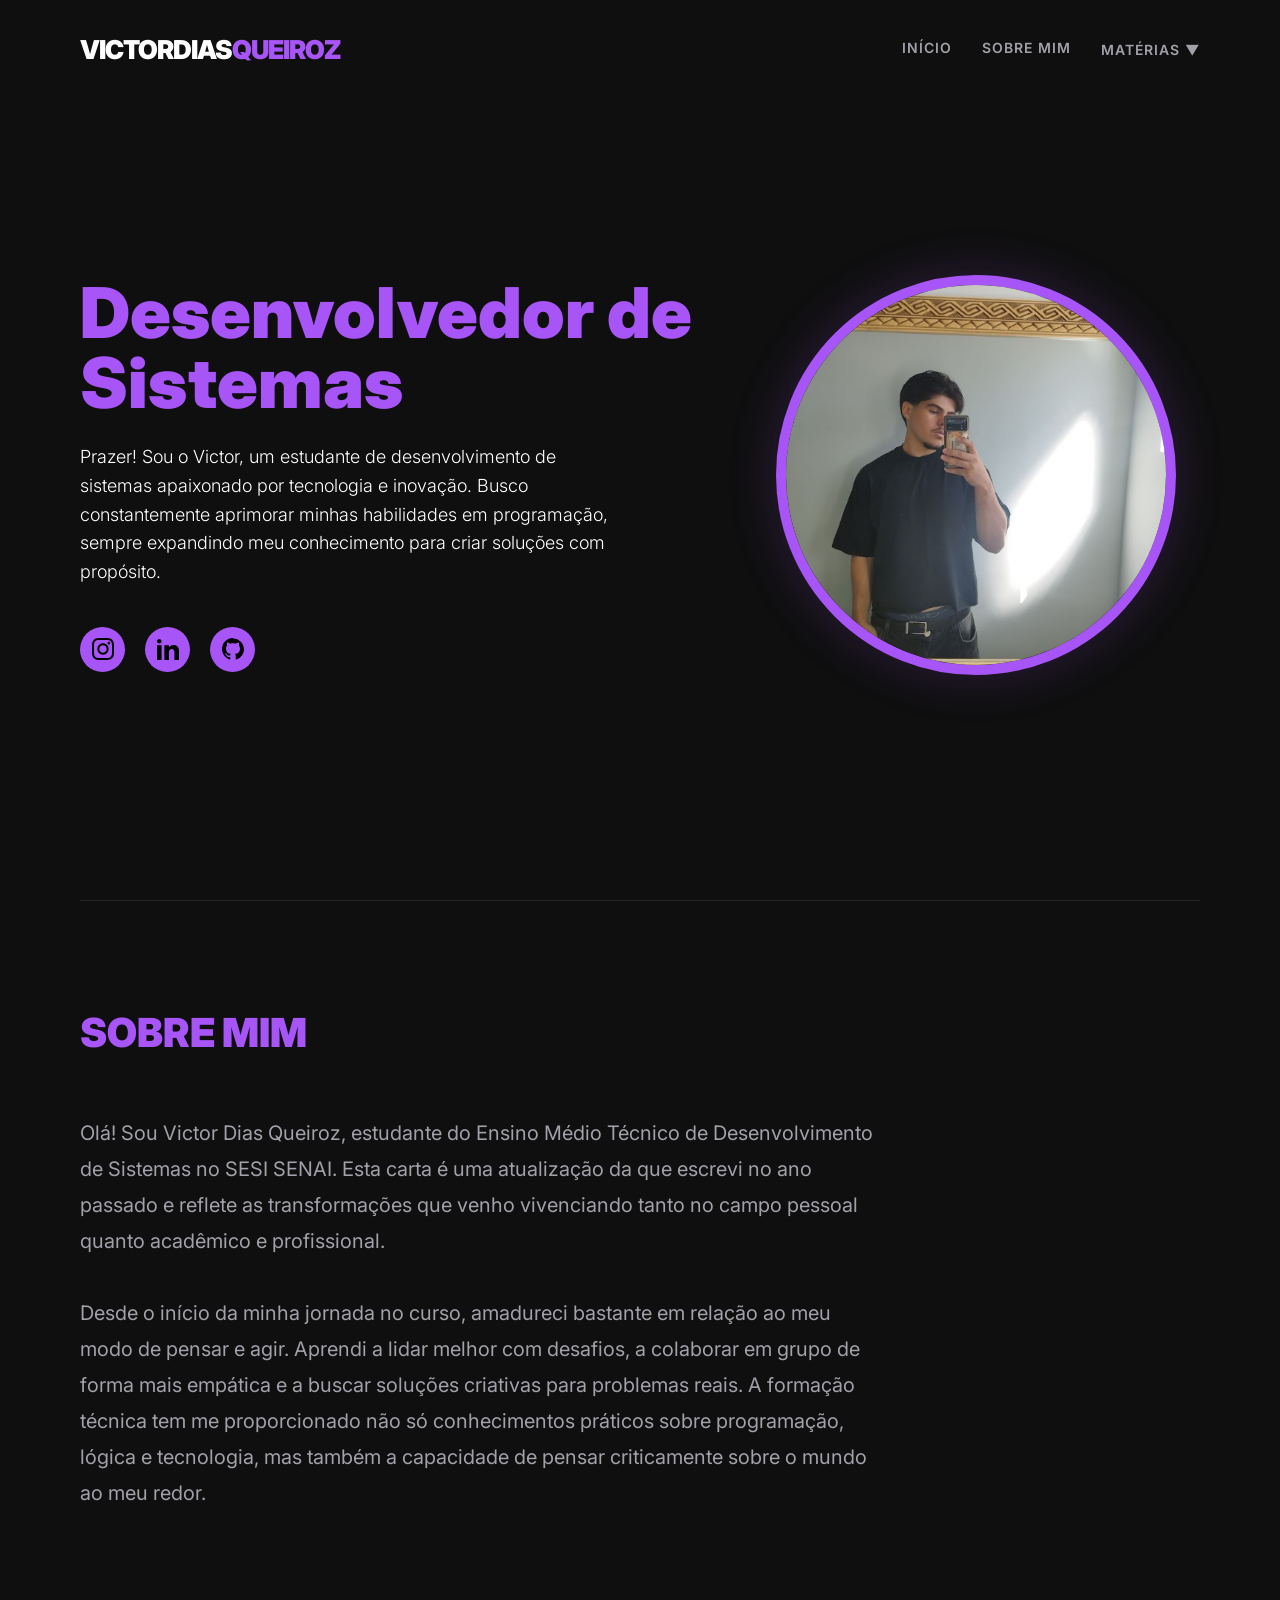
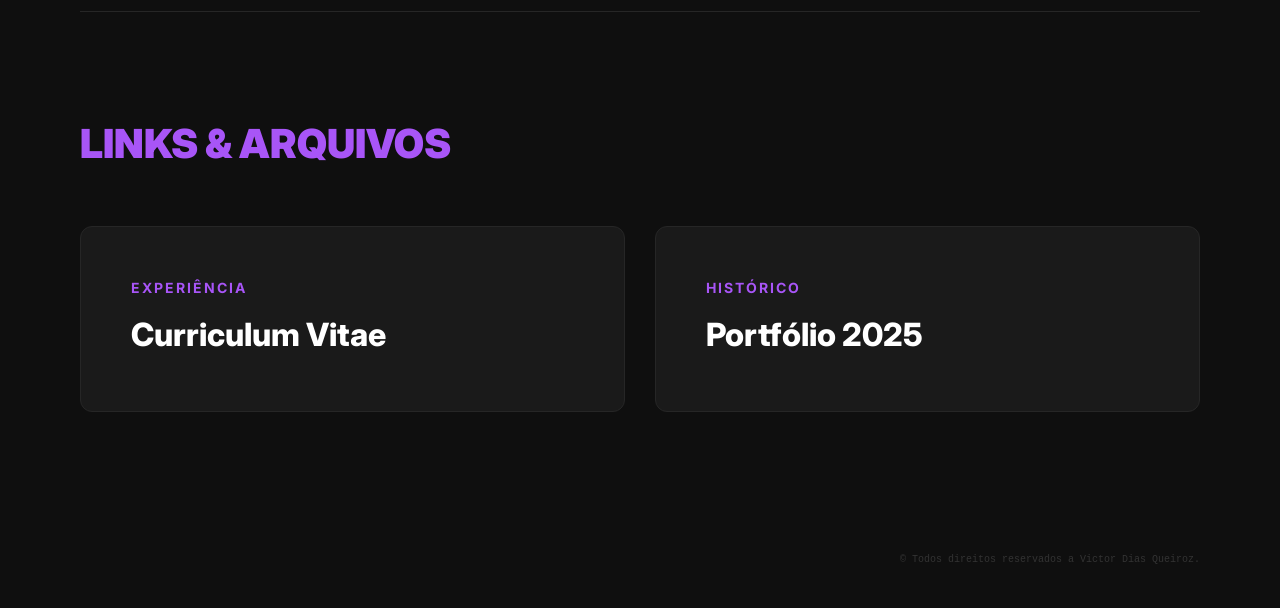
<file: index.html>
<!DOCTYPE html>
<html lang="pt-br">
<head>
    <meta charset="UTF-8">
    <meta name="viewport" content="width=device-width, initial-scale=1.0">
    <title>Victor Queiroz | Portfolio</title>
    <link rel="stylesheet" href="style.css">
</head>
<body>
    <div id="app-container">
        <nav class="navbar">
            <div class="logo">VICTORDIAS<span>QUEIROZ</span></div>
            <div class="nav-links">
                <a href="index.html" class="nav-item">Início</a>
                <a href="#sobre" class="nav-item">Sobre Mim</a>
                <div class="dropdown">
                    <a href="#" class="nav-item">Matérias ▼</a>
                    <div class="dropdown-content">
                        <a href="natureza.html">Natureza</a>
                        <a href="humanas.html">Humanas</a>
                        <a href="matematica.html">Matemática</a>
                        <a href="linguagens.html">Linguagens</a>
                        <a href="modelagem.html">Modelagem de Sistemas</a>
                        <a href="iot.html">IoT</a>
                        <a href="banco.html">Banco de Dados</a>
                    </div>
                </div>
            </div>
        </nav>

        <main class="hero-wrapper">
            <div class="hero-content">
                <h1>Desenvolvedor de<br>Sistemas</h1>
                <p>
                    Prazer! Sou o Victor, um estudante de desenvolvimento de sistemas apaixonado por tecnologia e inovação. Busco constantemente aprimorar minhas habilidades em programação, sempre expandindo meu conhecimento para criar soluções com propósito.
                </p>
                <div class="social-links">
                    <!-- Instagram -->
                    <a href="https://www.instagram.com/v.diasz_?igsh=eDkzOWd1aWUwbzds" target="_blank" class="social-icon">
                        <svg viewBox="0 0 24 24"><path d="M12 2.163c3.204 0 3.584.012 4.85.07 3.252.148 4.771 1.691 4.919 4.919.058 1.265.069 1.645.069 4.849 0 3.205-.012 3.584-.069 4.849-.149 3.225-1.664 4.771-4.919 4.919-1.266.058-1.644.07-4.85.07-3.204 0-3.584-.012-4.849-.07-3.26-.149-4.771-1.699-4.919-4.92-.058-1.265-.07-1.644-.07-4.849 0-3.204.013-3.583.07-4.849.149-3.227 1.664-4.771 4.919-4.919 1.266-.057 1.645-.069 4.849-.069zm0-2.163c-3.259 0-3.667.014-4.947.072-4.358.2-6.78 2.618-6.98 6.98-.059 1.281-.073 1.689-.073 4.948 0 3.259.014 3.668.072 4.948.2 4.358 2.618 6.78 6.98 6.98 1.281.058 1.689.072 4.948.072 3.259 0 3.668-.014 4.948-.072 4.354-.2 6.782-2.618 6.979-6.98.059-1.28.073-1.689.073-4.948 0-3.259-.014-3.667-.072-4.947-.196-4.354-2.617-6.78-6.979-6.98-1.281-.058-1.69-.072-4.949-.072zm0 5.838c-3.403 0-6.162 2.759-6.162 6.162s2.759 6.162 6.162 6.162 6.162-2.759 6.162-6.162-2.759-6.162-6.162-6.162zm0 10.162c-2.209 0-4-1.79-4-4s1.791-4 4-4 4 1.791 4 4-1.791 4-4 4zm6.406-11.845c-.796 0-1.441.645-1.441 1.44s.645 1.44 1.441 1.44c.795 0 1.439-.645 1.439-1.44s-.644-1.44-1.439-1.44z"/></svg>
                    </a>
                    <!-- LinkedIn -->
                    <a href="https://www.linkedin.com/in/victordiasqueiroz" target="_blank" class="social-icon">
                        <svg viewBox="0 0 24 24"><path d="M4.98 3.5c0 1.381-1.11 2.5-2.48 2.5s-2.48-1.119-2.48-2.5c0-1.38 1.11-2.5 2.48-2.5s2.48 1.12 2.48 2.5zm.02 4.5h-5v16h5v-16zm7.982 0h-4.968v16h4.969v-8.399c0-4.67 6.029-5.052 6.029 0v8.399h4.988v-10.131c0-7.88-8.922-7.593-11.018-3.714v-2.155z"/></svg>
                    </a>
                    <!-- GitHub -->
                    <a href="https://github.com/VictorDiasQueiroz12" target="_blank" class="social-icon">
                        <svg viewBox="0 0 24 24"><path d="M12 0c-6.626 0-12 5.373-12 12 0 5.302 3.438 9.8 8.205 11.385.6.113.82-.258.82-.577 0-.285-.011-1.04-.015-2.04-3.338.724-4.042-1.61-4.042-1.61-.546-1.387-1.333-1.756-1.333-1.756-1.089-.745.083-.729.083-.729 1.205.084 1.838 1.236 1.838 1.236 1.07 1.835 2.809 1.305 3.495.998.108-.776.417-1.305.76-1.605-2.665-.3-5.466-1.332-5.466-5.93 0-1.31.465-2.38 1.235-3.22-.135-.303-.54-1.523.105-3.176 0 0 1.005-.322 3.3 1.23.96-.267 1.98-.399 3-.405 1.02.006 2.04.138 3 .405 2.28-1.552 3.285-1.23 3.285-1.23.645 1.653.24 2.873.12 3.176.765.84 1.23 1.91 1.23 3.22 0 4.61-2.805 5.625-5.475 5.92.43.372.82 1.102.82 2.222 0 1.606-.015 2.896-.015 3.286 0 .315.21.69.825.571 4.76-1.587 8.195-6.086 8.195-10.856 0-6.627-5.373-12-12-12z"/></svg>
                    </a>
                </div>
            </div>
            <div class="profile-circle-container">
                <div class="profile-circle">
                    <img src="fotos/victor.jpg" alt="Victor Queiroz">
                </div>
            </div>
        </main>

        <section id="sobre" class="section-scroll">
            <h2 class="section-title">Sobre Mim</h2>
            <div class="about-text">
                <p>Olá! Sou Victor Dias Queiroz, estudante do Ensino Médio Técnico de Desenvolvimento de Sistemas no SESI SENAI. Esta carta é uma atualização da que escrevi no ano passado e reflete as transformações que venho vivenciando tanto no campo pessoal quanto acadêmico e profissional.</p>
                <br>
                <p>Desde o início da minha jornada no curso, amadureci bastante em relação ao meu modo de pensar e agir. Aprendi a lidar melhor com desafios, a colaborar em grupo de forma mais empática e a buscar soluções criativas para problemas reais. A formação técnica tem me proporcionado não só conhecimentos práticos sobre programação, lógica e tecnologia, mas também a capacidade de pensar criticamente sobre o mundo ao meu redor.</p>
            </div>
        </section>

        <section class="section-scroll">
            <h2 class="section-title">Links & Arquivos</h2>
            <div class="links-grid">
                <a href="cv.html" class="link-card">
                    <h3>Experiência</h3>
                    <p>Curriculum Vitae</p>
                </a>
                <a href="https://sites.google.com/estudante.sesisenai.org.br/victor-d-portfolio-2025/início" target="_blank" class="link-card">
                    <h3>Histórico</h3>
                    <p>Portfólio 2025</p>
                </a>
            </div>
        </section>

        <div class="footer-text">
           © Todos direitos reservados a Victor Dias Queiroz.
        </div>
    <script src="script.js"></script>
</body>
</html>
</file>
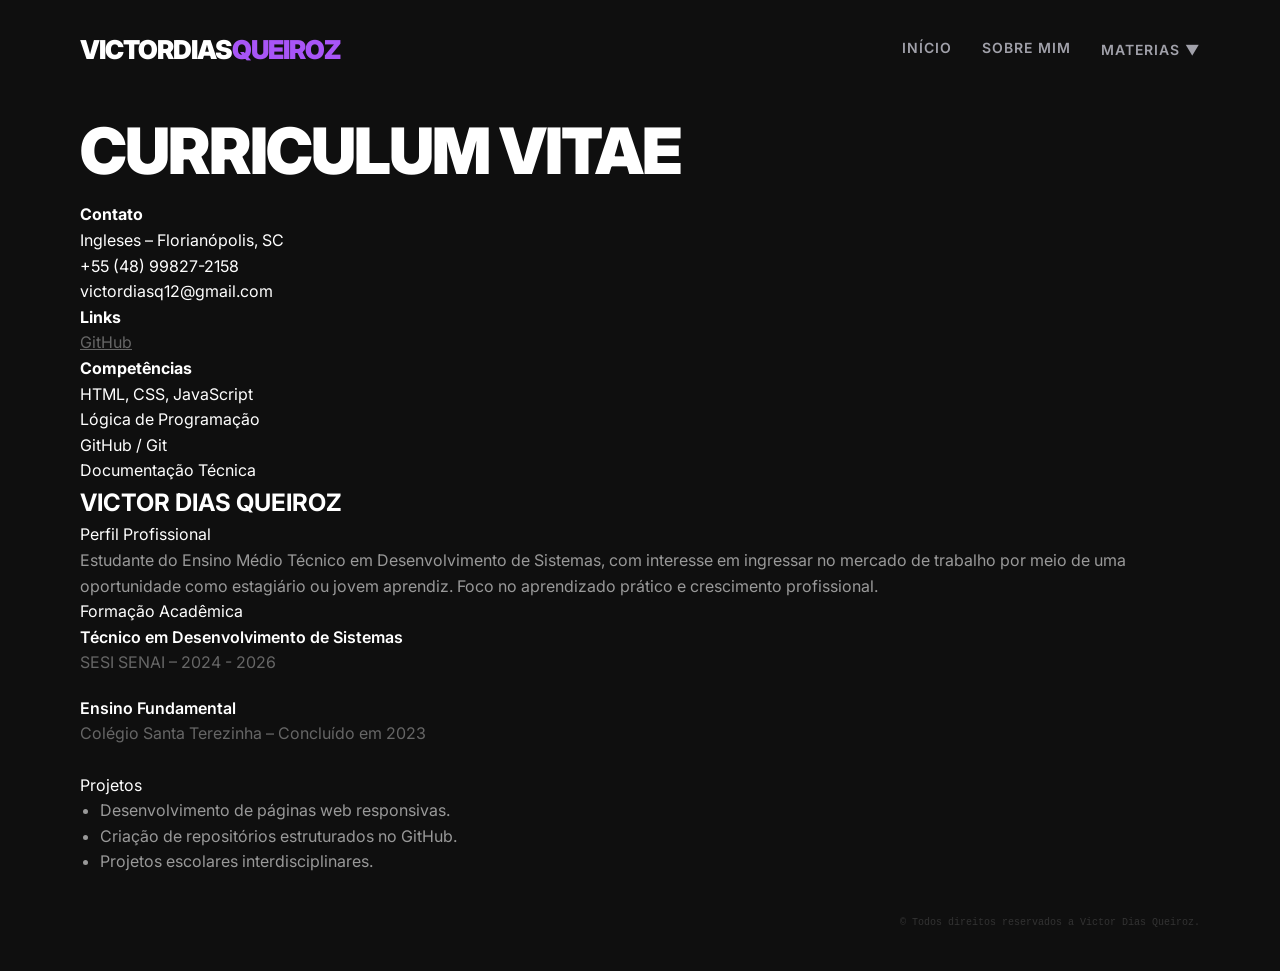
<file: cv.html>
<!DOCTYPE html>
<html lang="pt-br">
<head>
    <meta charset="UTF-8">
    <meta name="viewport" content="width=device-width, initial-scale=1.0">
    <title>Victor Queiroz | CV</title>
    <link rel="stylesheet" href="style.css">
</head>
<body>
    <div id="app-container">
        <nav class="navbar">
            <div class="logo">VICTORDIAS<span>QUEIROZ</span></div>
            <div class="nav-links">
                <a href="index.html" class="nav-item">Início</a>
                <a href="index.html#sobre" class="nav-item">Sobre Mim</a>
                <div class="dropdown">
                    <a href="#" class="nav-item">Materias ▼</a>
                    <div class="dropdown-content">
                        <a href="natureza.html">Natureza</a>
                        <a href="humanas.html">Humanas</a>
                        <a href="matematica.html">Matemática</a>
                        <a href="linguagens.html">Linguagens</a>
                        <a href="modelagem.html">Modelagem de Sistemas</a>
                        <a href="iot.html">IoT</a>
                        <a href="banco.html">Banco de Dados</a>
                    </div>
                </div>
            </div>
        </nav>

        <section class="cv-section">
            <div class="cv-header">
                <h1 style="font-size: 64px; font-weight: 900; letter-spacing: -2px;">CURRICULUM VITAE</h1>
            </div>

            <div class="cv-grid">
                <div class="cv-sidebar">
                    <h4>Contato</h4>
                    <p>Ingleses – Florianópolis, SC</p>
                    <p>+55 (48) 99827-2158</p>
                    <p>victordiasq12@gmail.com</p>

                    <h4>Links</h4>
                    <p><a href="https://github.com/VictorDiasQueiroz12" target="_blank" style="color: #666;">GitHub</a></p>
                    
                    <h4>Competências</h4>
                    <p>HTML, CSS, JavaScript</p>
                    <p>Lógica de Programação</p>
                    <p>GitHub / Git</p>
                    <p>Documentação Técnica</p>
                </div>

                <div class="cv-main">
                    <h2 class="cv-main-title">VICTOR DIAS QUEIROZ</h2>
                    
                    <div class="cv-block">
                        <div class="label-tiny">Perfil Profissional</div>
                        <p style="color: #999;">Estudante do Ensino Médio Técnico em Desenvolvimento de Sistemas, com interesse em ingressar no mercado de trabalho por meio de uma oportunidade como estagiário ou jovem aprendiz. Foco no aprendizado prático e crescimento profissional.</p>
                    </div>

                    <div class="cv-block">
                        <div class="label-tiny">Formação Acadêmica</div>
                        <div style="margin-bottom: 20px;">
                            <p style="font-weight: 600; color: #fff;">Técnico em Desenvolvimento de Sistemas</p>
                            <p style="color: #666;">SESI SENAI – 2024 - 2026</p>
                        </div>
                        <div>
                            <p style="font-weight: 600; color: #fff;">Ensino Fundamental</p>
                            <p style="color: #666;">Colégio Santa Terezinha – Concluído em 2023</p>
                        </div>
                    </div>
<br>
                    <div class="cv-block">
                        <div class="label-tiny">Projetos</div>
                        <ul style="color: #999; padding-left: 20px;">
                            <li>Desenvolvimento de páginas web responsivas.</li>
                            <li>Criação de repositórios estruturados no GitHub.</li>
                            <li>Projetos escolares interdisciplinares.</li>
                        </ul>
                    </div>
                </div>
            </div>
        </section>

        <div class="footer-text">
           © Todos direitos reservados a Victor Dias Queiroz.
        </div>
    </div>
</body>
</html>
</file>
<file: style.css>
/* CSS UNIFICADO - TEMA VICTOR QUEIROZ (DARK & PURPLE) */
@import url('https://fonts.googleapis.com/css2?family=Inter:wght@300;400;600;700;800;900&display=swap');

:root {
  --bg-color: #0f0f0f;
  --card-bg: #1a1a1a;
  --accent-color: #a855f7; /* Roxo Elétrico */
  --text-main: #ffffff;
  --text-dim: #a1a1aa;
  --border-color: #262626;
  --card-hover: #222222;
}

* {
  margin: 0;
  padding: 0;
  box-sizing: border-box;
  scroll-behavior: smooth;
}

body {
  font-family: 'Inter', sans-serif;
  background-color: var(--bg-color);
  color: var(--text-main);
  line-height: 1.6;
}

#app-container {
  max-width: 1200px;
  margin: 0 auto;
  padding: 0 40px;
}

/* NAVBAR */
.navbar {
  display: flex;
  justify-content: space-between;
  align-items: center;
  height: 100px;
  background: var(--bg-color);
  position: sticky;
  top: 0;
  z-index: 1000;
}

.logo {
  font-size: 26px;
  font-weight: 900;
  text-transform: uppercase;
  letter-spacing: -1px;
}

.logo span {
  color: var(--accent-color);
}

.nav-links {
  display: flex;
  gap: 30px;
}

.nav-item {
  text-decoration: none;
  font-size: 14px;
  font-weight: 600;
  color: var(--text-dim);
  transition: all 0.3s;
  text-transform: uppercase;
  letter-spacing: 1px;
}

.nav-item:hover {
  color: var(--accent-color);
}

/* HERO SECTION (PAGINA INICIAL) */
.hero-wrapper {
  min-height: calc(100vh - 100px);
  display: grid;
  grid-template-columns: 1.2fr 0.8fr;
  align-items: center;
  gap: 60px;
  padding-bottom: 50px;
}

.hero-content h1 {
  font-size: clamp(40px, 8vw, 70px);
  font-weight: 900;
  color: var(--accent-color);
  line-height: 1;
  margin-bottom: 25px;
}

.hero-content p {
  font-size: 18px;
  color: var(--text-main);
  max-width: 550px;
  margin-bottom: 40px;
  font-weight: 300;
}

.profile-circle {
  width: 400px;
  height: 400px;
  border-radius: 50%;
  border: 10px solid var(--accent-color);
  overflow: hidden;
  box-shadow: 0 0 50px rgba(168, 85, 247, 0.2);
}

.profile-circle img {
  width: 100%;
  height: 100%;
  object-fit: cover;
}

/* SOCIAIS */
.social-links {
  display: flex;
  gap: 20px;
}

.social-icon {
  width: 45px;
  height: 45px;
  background: var(--accent-color);
  border-radius: 50%;
  display: flex;
  align-items: center;
  justify-content: center;
  transition: transform 0.3s;
}

.social-icon:hover {
  transform: translateY(-5px);
  filter: brightness(1.2);
}

.social-icon svg {
  width: 22px;
  height: 22px;
  fill: #000;
}

/* SEÇÕES DE SCROLL (INICIO) */
.section-scroll {
  padding: 100px 0;
  border-top: 1px solid var(--border-color);
}

.section-title {
  font-size: 40px;
  font-weight: 900;
  margin-bottom: 50px;
  text-transform: uppercase;
  color: var(--accent-color);
}

.about-text {
  font-size: 20px;
  color: var(--text-dim);
  max-width: 800px;
  line-height: 1.8;
}

.links-grid {
  display: grid;
  grid-template-columns: 1fr 1fr;
  gap: 30px;
}

.link-card {
  background: var(--card-bg);
  padding: 50px;
  border: 1px solid var(--border-color);
  border-radius: 12px;
  text-decoration: none;
  transition: all 0.3s;
}

.link-card:hover {
  border-color: var(--accent-color);
  background: var(--card-hover);
  transform: translateY(-10px);
}

.link-card h3 {
  font-size: 14px;
  text-transform: uppercase;
  color: var(--accent-color);
  margin-bottom: 10px;
  letter-spacing: 2px;
}

.link-card p {
  font-size: 32px;
  font-weight: 800;
  color: var(--text-main);
}

/* PAGINAS DE MATERIAS (FIX) */
.subject-header {
  height: 350px;
  position: relative;
  overflow: hidden;
  display: flex;
  align-items: center;
  justify-content: flex-end;
  padding-right: 60px;
  border-radius: 20px;
  margin-top: 20px;
}

.subject-banner {
  position: absolute;
  inset: 0;
  width: 100%;
  height: 100%;
  object-fit: cover;
  opacity: 0.3;
  z-index: -1;
}

.subject-title {
  font-size: 80px;
  font-weight: 900;
  color: var(--accent-color);
  text-transform: uppercase;
}

.atividades-sep {
  padding: 40px 0;
  text-align: center;
}

.atividades-sep h2 {
  font-size: 20px;
  letter-spacing: 10px;
  color: var(--text-dim);
  text-transform: uppercase;
}

.activity-card {
  display: grid;
  grid-template-columns: 1fr 1.5fr;
  gap: 50px;
  background: var(--card-bg);
  border: 1px solid var(--border-color);
  border-radius: 15px;
  padding: 40px;
  margin-bottom: 40px;
  align-items: start;
  transition: 0.3s;
}

.activity-card:hover {
  border-color: var(--accent-color);
}

.activity-img {
  width: 100%;
  border-radius: 10px;
  object-fit: cover;
  border: 1px solid var(--border-color);
}

.activity-info h3 {
  font-size: 28px;
  font-weight: 800;
  margin-bottom: 20px;
  color: var(--accent-color);
}

.info-item {
  margin-bottom: 15px;
}

.info-item label {
  display: block;
  font-size: 10px;
  text-transform: uppercase;
  color: var(--text-dim);
  letter-spacing: 2px;
}

.info-item p {
  font-size: 16px;
  color: #e5e5e5;
}

/* DROPDOWN */
.dropdown { position: relative; }
.dropdown-content {
  display: none;
  position: absolute;
  top: 100%;
  right: 0;
  background: #111;
  border: 1px solid var(--border-color);
  border-radius: 8px;
  min-width: 180px;
  overflow: hidden;
}
.dropdown:hover .dropdown-content { display: block; }
.dropdown-content a {
  display: block;
  padding: 12px 20px;
  color: var(--text-dim);
  text-decoration: none;
  font-size: 13px;
}
.dropdown-content a:hover {
  background: var(--accent-color);
  color: #000;
}

/* FOOTER */
.footer-text {
  text-align: right;
  padding: 40px 0;
  font-size: 10px;
  color: #333;
  font-family: monospace;
}

@media (max-width: 900px) {
  .hero-wrapper, .activity-card, .links-grid { grid-template-columns: 1fr; }
  .profile-circle { width: 300px; height: 300px; margin: 0 auto; order: -1; }
  .hero-content { text-align: center; }
  .social-links { justify-content: center; }
}
</file>
